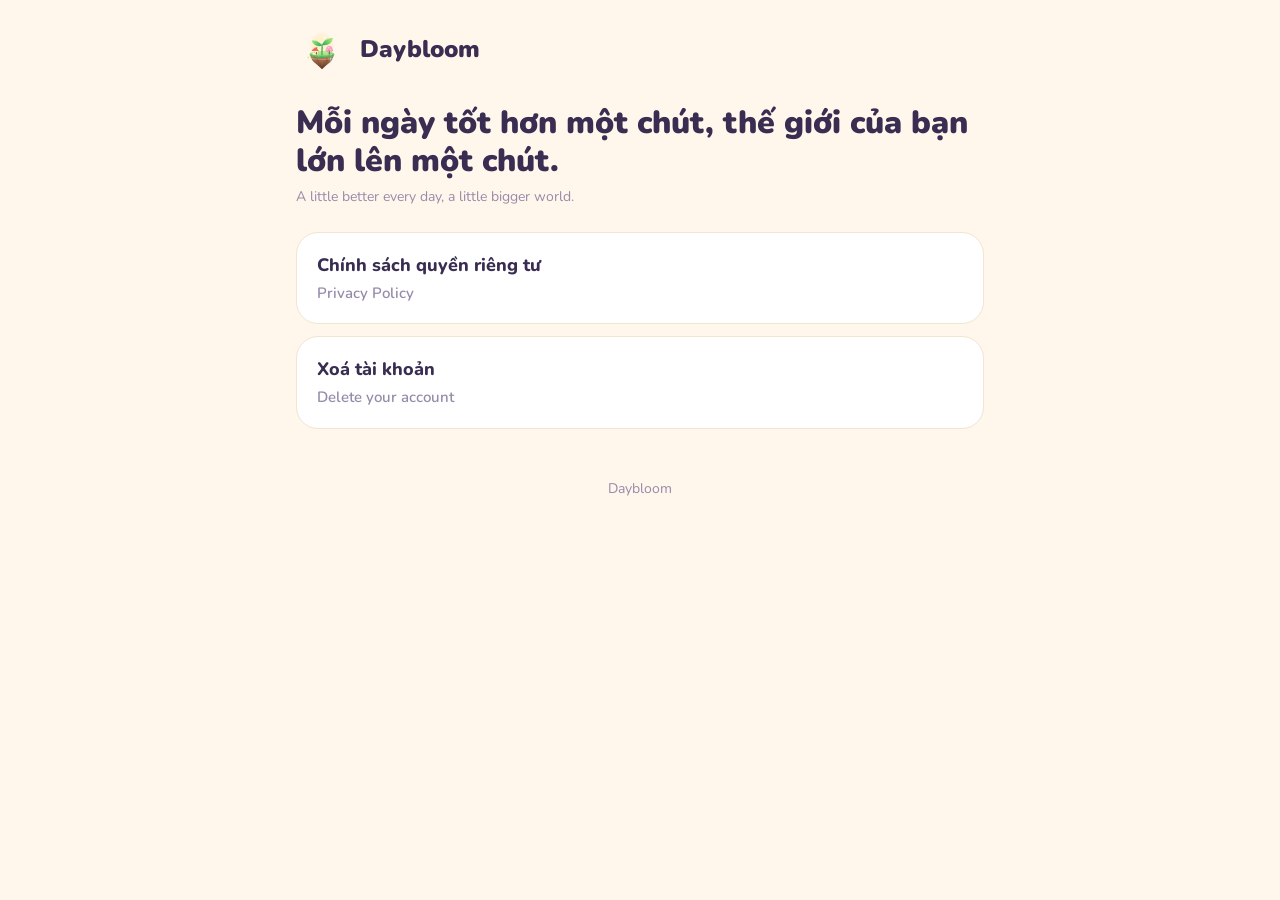
<file: index.html>
<!doctype html>
<html lang="vi">
<head>
  <meta charset="utf-8" />
  <meta name="viewport" content="width=device-width, initial-scale=1" />
  <title>Daybloom</title>
  <meta name="description" content="Mỗi ngày tốt hơn một chút, thế giới của bạn lớn lên một chút. / A little better every day, a little bigger world." />
  <link rel="icon" href="logo.svg" />
  <link rel="preconnect" href="https://fonts.googleapis.com" />
  <link rel="preconnect" href="https://fonts.gstatic.com" crossorigin />
  <link href="https://fonts.googleapis.com/css2?family=Nunito:wght@600;700;800;900&amp;display=swap&amp;subset=vietnamese" rel="stylesheet" />
  <link rel="stylesheet" href="style.css" />
</head>
<body>
<div class="wrap">
  <header>
    <img src="logo.svg" alt="" />
    <a href="index.html">Daybloom</a>
  </header>
  <h1>Mỗi ngày tốt hơn một chút, thế giới của bạn lớn lên một chút.</h1>
  <p class="meta">A little better every day, a little bigger world.</p>
  <div class="links">
    <a href="privacy.html">Chính sách quyền riêng tư<span>Privacy Policy</span></a>
    <a href="delete-account.html">Xoá tài khoản<span>Delete your account</span></a>
  </div>
  <footer>Daybloom</footer>
</div>
</body>
</html>
</file>
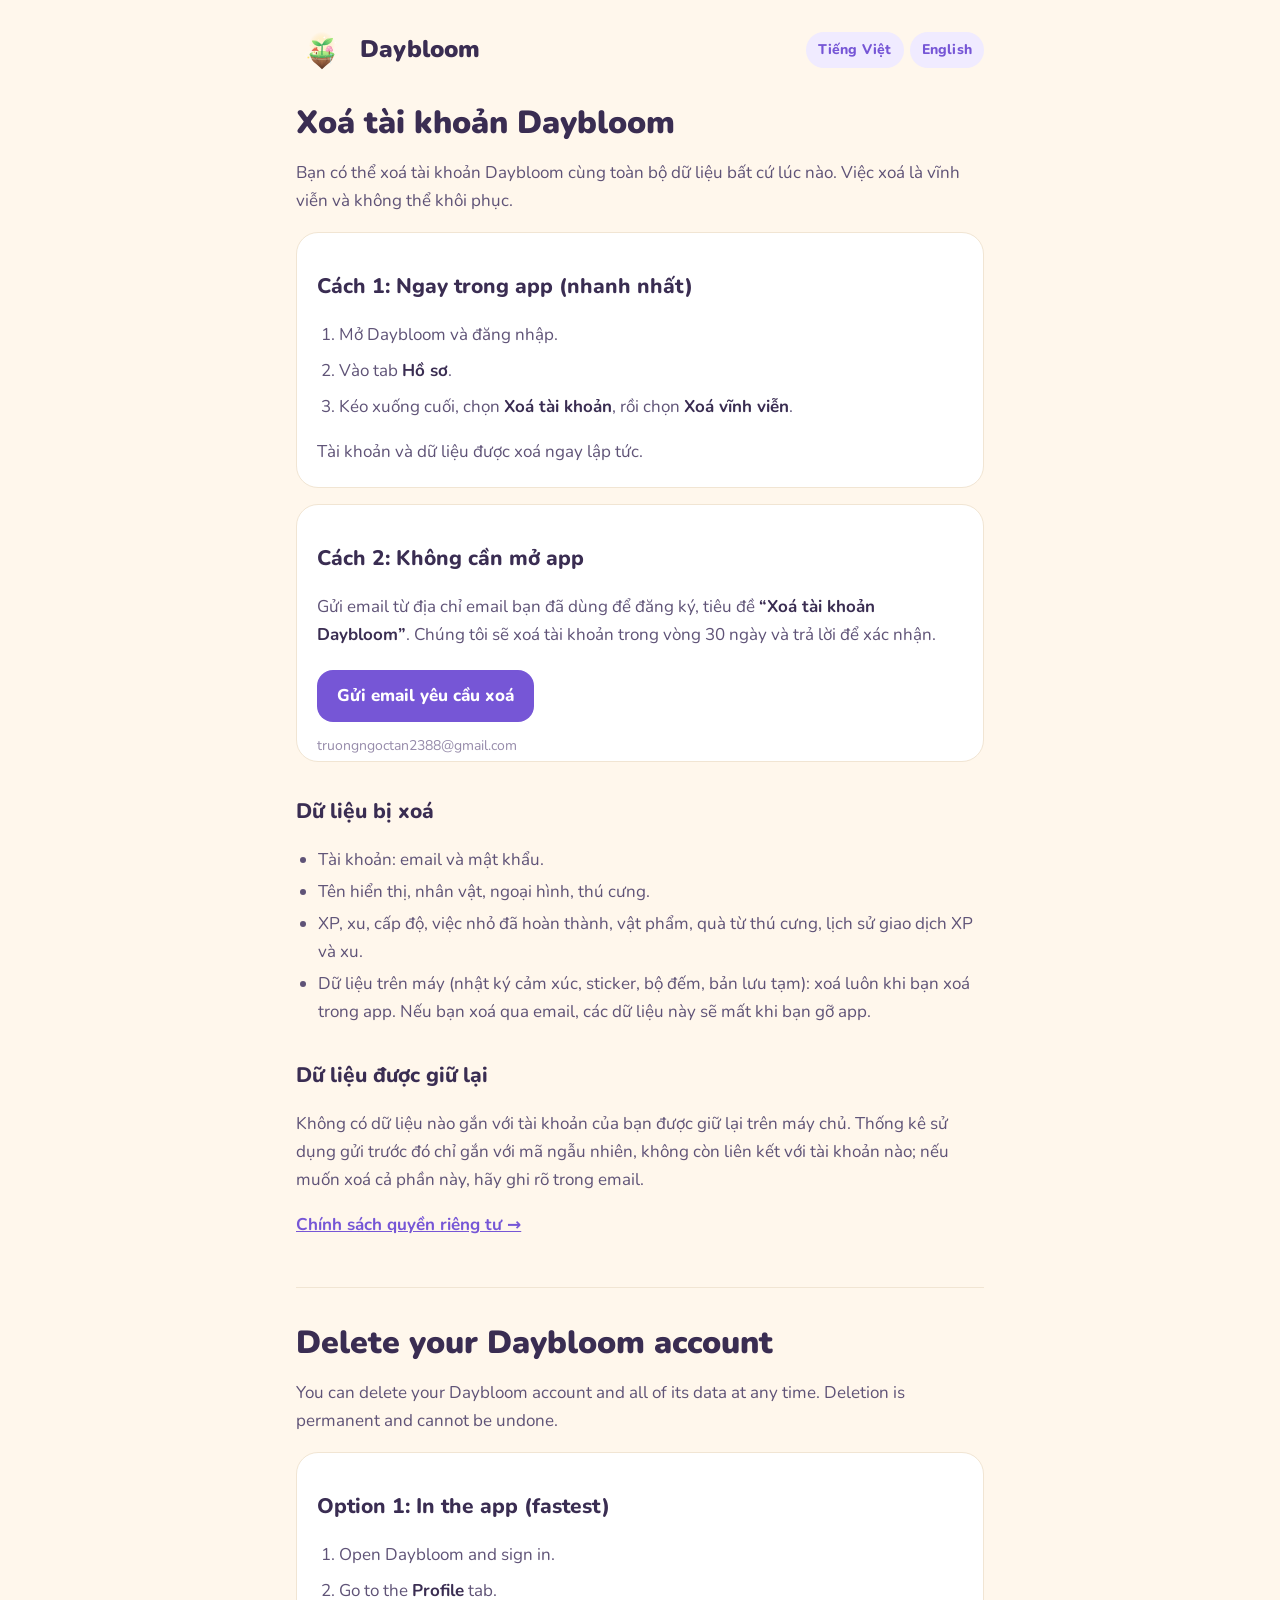
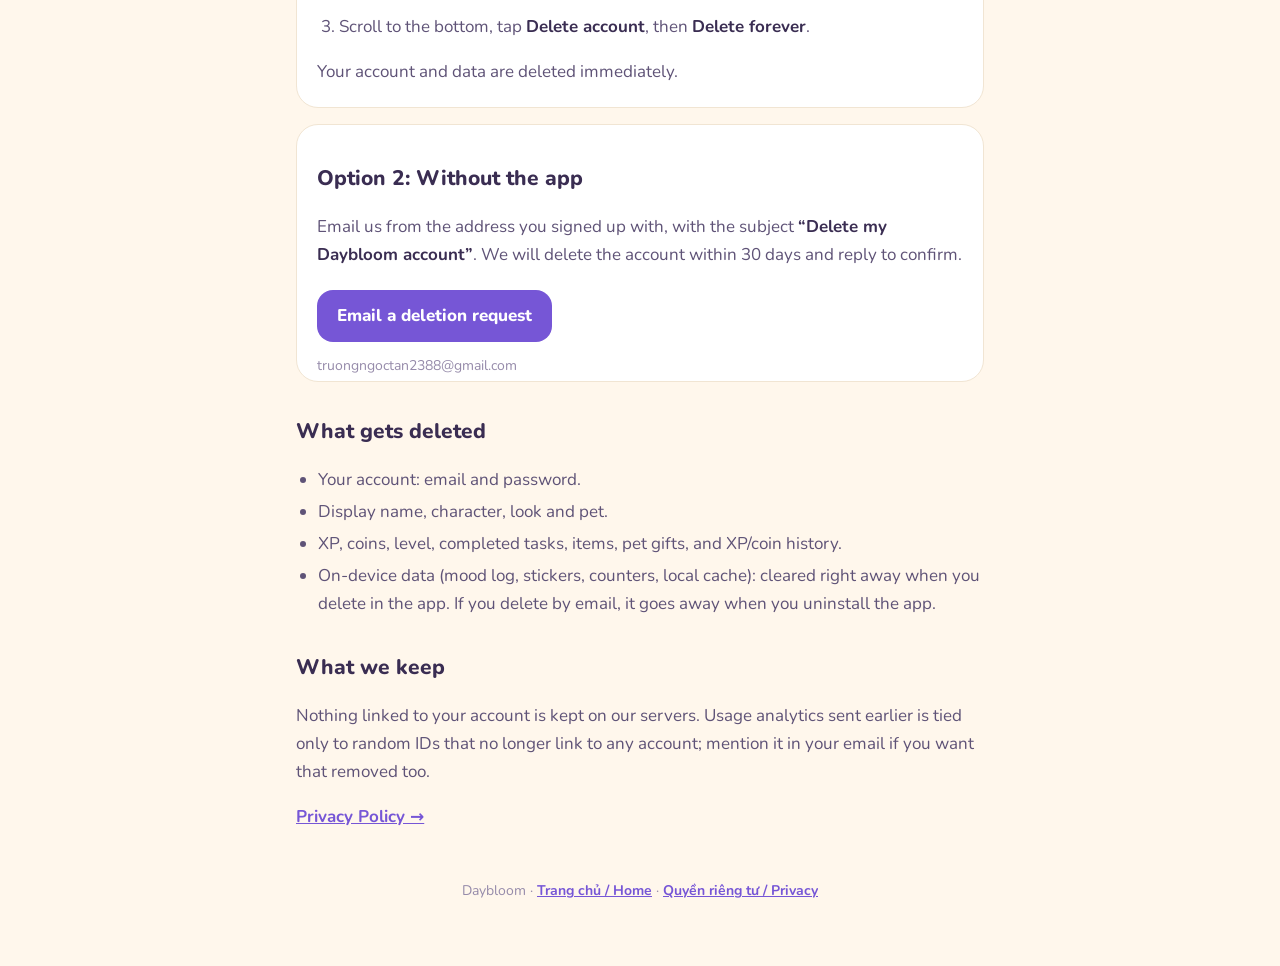
<file: delete-account.html>
<!doctype html>
<html lang="vi">
<head>
  <meta charset="utf-8" />
  <meta name="viewport" content="width=device-width, initial-scale=1" />
  <title>Xoá tài khoản · Daybloom</title>
  <meta name="description" content="Cách xoá tài khoản Daybloom và dữ liệu nào bị xoá. / How to delete your Daybloom account and what gets deleted." />
  <link rel="icon" href="logo.svg" />
  <link rel="preconnect" href="https://fonts.googleapis.com" />
  <link rel="preconnect" href="https://fonts.gstatic.com" crossorigin />
  <link href="https://fonts.googleapis.com/css2?family=Nunito:wght@600;700;800;900&amp;display=swap&amp;subset=vietnamese" rel="stylesheet" />
  <link rel="stylesheet" href="style.css" />
</head>
<body>
<div class="wrap">
  <header>
    <img src="logo.svg" alt="" />
    <a href="index.html">Daybloom</a>
    <nav class="langs"><a href="#vi" hreflang="vi">Tiếng Việt</a><a href="#en" hreflang="en">English</a></nav>
  </header>

  <!-- ───────────────────────── Tiếng Việt ───────────────────────── -->
  <section id="vi" lang="vi">
    <h1>Xoá tài khoản Daybloom</h1>
    <p>Bạn có thể xoá tài khoản Daybloom cùng toàn bộ dữ liệu bất cứ lúc nào. Việc xoá là vĩnh viễn và không thể khôi phục.</p>

    <div class="card">
      <h2>Cách 1: Ngay trong app (nhanh nhất)</h2>
      <ol class="steps">
        <li>Mở Daybloom và đăng nhập.</li>
        <li>Vào tab <strong>Hồ sơ</strong>.</li>
        <li>Kéo xuống cuối, chọn <strong>Xoá tài khoản</strong>, rồi chọn <strong>Xoá vĩnh viễn</strong>.</li>
      </ol>
      <p>Tài khoản và dữ liệu được xoá ngay lập tức.</p>
    </div>

    <div class="card">
      <h2>Cách 2: Không cần mở app</h2>
      <p>Gửi email từ địa chỉ email bạn đã dùng để đăng ký, tiêu đề <strong>“Xoá tài khoản Daybloom”</strong>. Chúng tôi sẽ xoá tài khoản trong vòng 30 ngày và trả lời để xác nhận.</p>
      <a class="btn" href="mailto:truongngoctan2388@gmail.com?subject=Xo%C3%A1%20t%C3%A0i%20kho%E1%BA%A3n%20Daybloom">Gửi email yêu cầu xoá</a>
      <p class="meta">truongngoctan2388@gmail.com</p>
    </div>

    <h2>Dữ liệu bị xoá</h2>
    <ul>
      <li>Tài khoản: email và mật khẩu.</li>
      <li>Tên hiển thị, nhân vật, ngoại hình, thú cưng.</li>
      <li>XP, xu, cấp độ, việc nhỏ đã hoàn thành, vật phẩm, quà từ thú cưng, lịch sử giao dịch XP và xu.</li>
      <li>Dữ liệu trên máy (nhật ký cảm xúc, sticker, bộ đếm, bản lưu tạm): xoá luôn khi bạn xoá trong app. Nếu bạn xoá qua email, các dữ liệu này sẽ mất khi bạn gỡ app.</li>
    </ul>

    <h2>Dữ liệu được giữ lại</h2>
    <p>Không có dữ liệu nào gắn với tài khoản của bạn được giữ lại trên máy chủ. Thống kê sử dụng gửi trước đó chỉ gắn với mã ngẫu nhiên, không còn liên kết với tài khoản nào; nếu muốn xoá cả phần này, hãy ghi rõ trong email.</p>
    <p><a href="privacy.html">Chính sách quyền riêng tư →</a></p>
  </section>

  <!-- ───────────────────────── English ───────────────────────── -->
  <section id="en" lang="en">
    <h1>Delete your Daybloom account</h1>
    <p>You can delete your Daybloom account and all of its data at any time. Deletion is permanent and cannot be undone.</p>

    <div class="card">
      <h2>Option 1: In the app (fastest)</h2>
      <ol class="steps">
        <li>Open Daybloom and sign in.</li>
        <li>Go to the <strong>Profile</strong> tab.</li>
        <li>Scroll to the bottom, tap <strong>Delete account</strong>, then <strong>Delete forever</strong>.</li>
      </ol>
      <p>Your account and data are deleted immediately.</p>
    </div>

    <div class="card">
      <h2>Option 2: Without the app</h2>
      <p>Email us from the address you signed up with, with the subject <strong>“Delete my Daybloom account”</strong>. We will delete the account within 30 days and reply to confirm.</p>
      <a class="btn" href="mailto:truongngoctan2388@gmail.com?subject=Delete%20my%20Daybloom%20account">Email a deletion request</a>
      <p class="meta">truongngoctan2388@gmail.com</p>
    </div>

    <h2>What gets deleted</h2>
    <ul>
      <li>Your account: email and password.</li>
      <li>Display name, character, look and pet.</li>
      <li>XP, coins, level, completed tasks, items, pet gifts, and XP/coin history.</li>
      <li>On-device data (mood log, stickers, counters, local cache): cleared right away when you delete in the app. If you delete by email, it goes away when you uninstall the app.</li>
    </ul>

    <h2>What we keep</h2>
    <p>Nothing linked to your account is kept on our servers. Usage analytics sent earlier is tied only to random IDs that no longer link to any account; mention it in your email if you want that removed too.</p>
    <p><a href="privacy.html#en">Privacy Policy →</a></p>
  </section>

  <footer>Daybloom · <a href="index.html">Trang chủ / Home</a> · <a href="privacy.html">Quyền riêng tư / Privacy</a></footer>
</div>
</body>
</html>
</file>
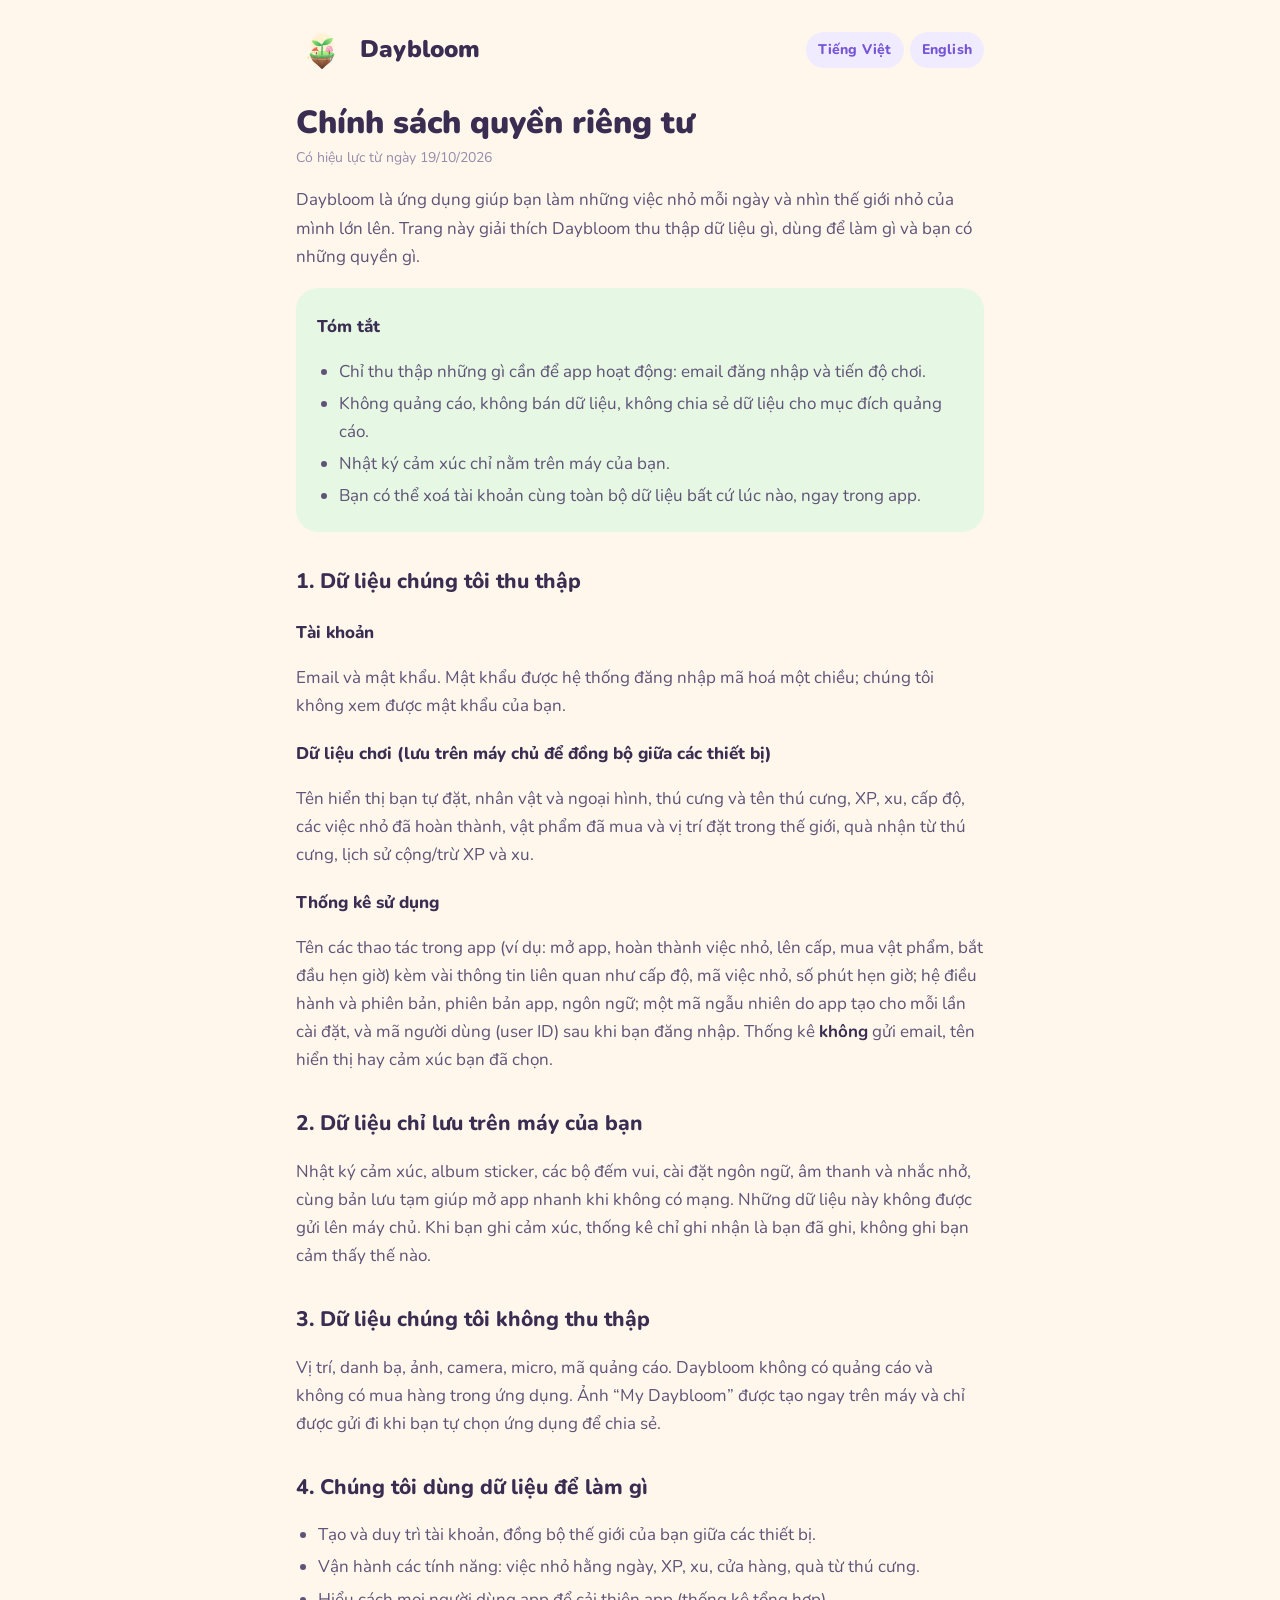
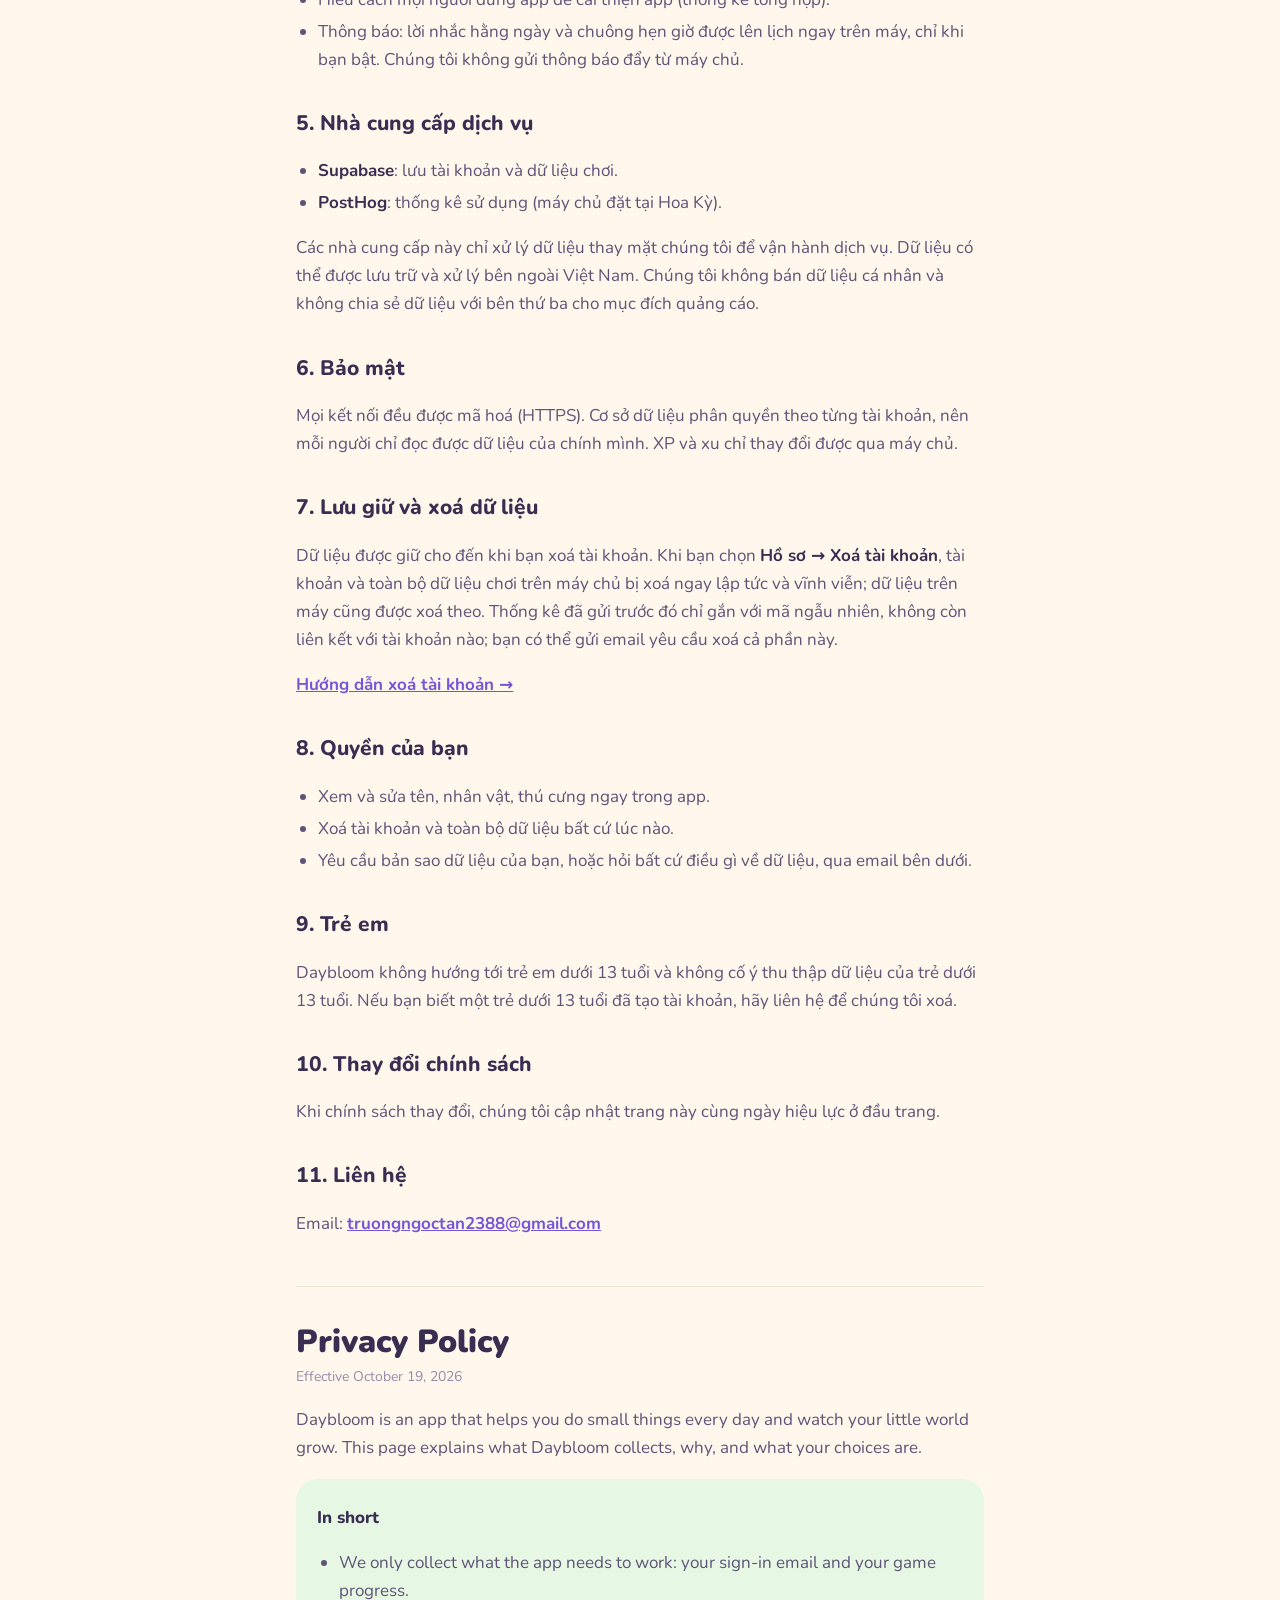
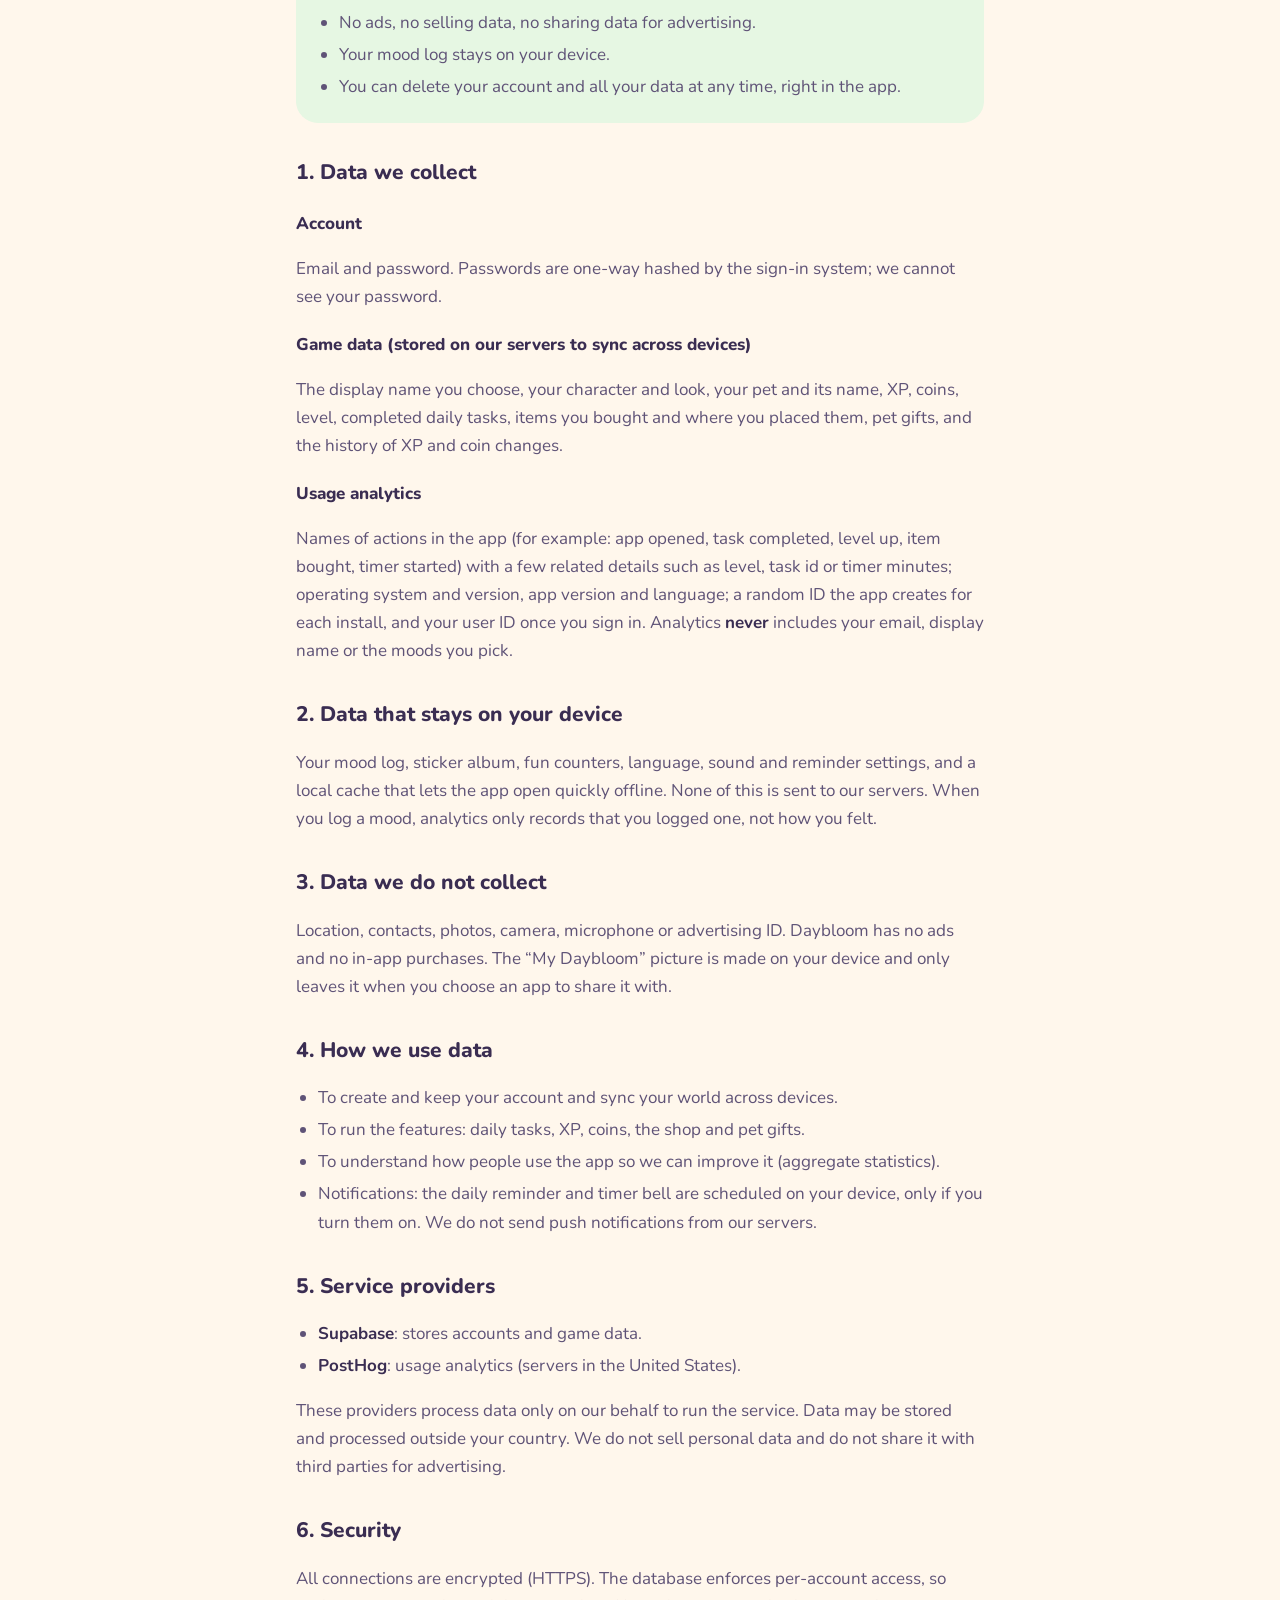
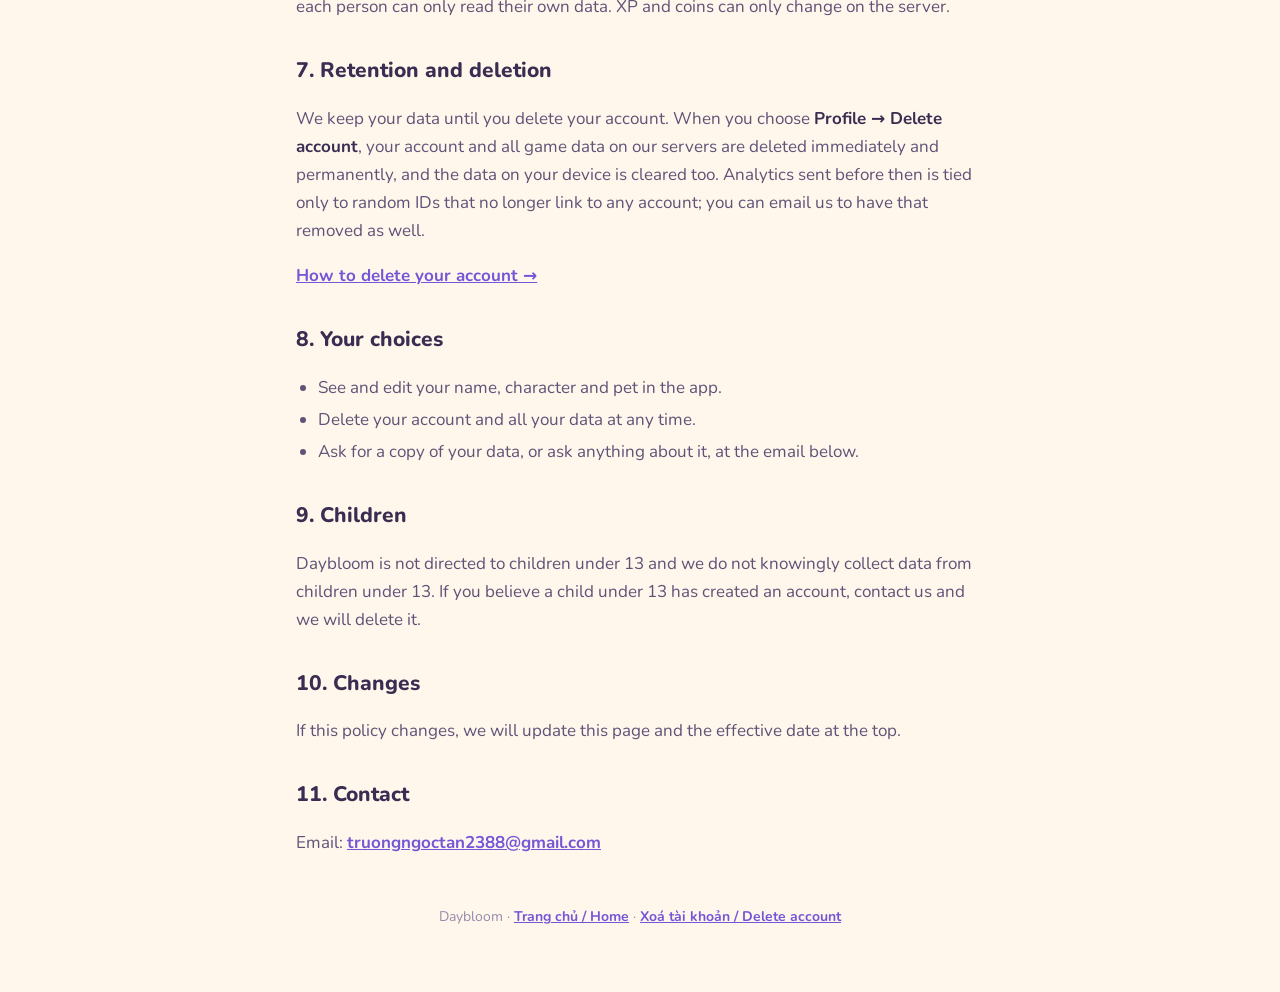
<file: privacy.html>
<!doctype html>
<html lang="vi">
<head>
  <meta charset="utf-8" />
  <meta name="viewport" content="width=device-width, initial-scale=1" />
  <title>Chính sách quyền riêng tư · Daybloom</title>
  <meta name="description" content="Daybloom thu thập dữ liệu gì, dùng để làm gì và cách xoá tài khoản. / What Daybloom collects, why, and how to delete your account." />
  <link rel="icon" href="logo.svg" />
  <link rel="preconnect" href="https://fonts.googleapis.com" />
  <link rel="preconnect" href="https://fonts.gstatic.com" crossorigin />
  <link href="https://fonts.googleapis.com/css2?family=Nunito:wght@600;700;800;900&amp;display=swap&amp;subset=vietnamese" rel="stylesheet" />
  <link rel="stylesheet" href="style.css" />
</head>
<body>
<div class="wrap">
  <header>
    <img src="logo.svg" alt="" />
    <a href="index.html">Daybloom</a>
    <nav class="langs"><a href="#vi" hreflang="vi">Tiếng Việt</a><a href="#en" hreflang="en">English</a></nav>
  </header>

  <!-- ───────────────────────── Tiếng Việt ───────────────────────── -->
  <section id="vi" lang="vi">
    <h1>Chính sách quyền riêng tư</h1>
    <p class="meta">Có hiệu lực từ ngày 19/10/2026</p>

    <p>Daybloom là ứng dụng giúp bạn làm những việc nhỏ mỗi ngày và nhìn thế giới nhỏ của mình lớn lên. Trang này giải thích Daybloom thu thập dữ liệu gì, dùng để làm gì và bạn có những quyền gì.</p>

    <div class="card summary">
      <h3>Tóm tắt</h3>
      <ul>
        <li>Chỉ thu thập những gì cần để app hoạt động: email đăng nhập và tiến độ chơi.</li>
        <li>Không quảng cáo, không bán dữ liệu, không chia sẻ dữ liệu cho mục đích quảng cáo.</li>
        <li>Nhật ký cảm xúc chỉ nằm trên máy của bạn.</li>
        <li>Bạn có thể xoá tài khoản cùng toàn bộ dữ liệu bất cứ lúc nào, ngay trong app.</li>
      </ul>
    </div>

    <h2>1. Dữ liệu chúng tôi thu thập</h2>
    <h3>Tài khoản</h3>
    <p>Email và mật khẩu. Mật khẩu được hệ thống đăng nhập mã hoá một chiều; chúng tôi không xem được mật khẩu của bạn.</p>
    <h3>Dữ liệu chơi (lưu trên máy chủ để đồng bộ giữa các thiết bị)</h3>
    <p>Tên hiển thị bạn tự đặt, nhân vật và ngoại hình, thú cưng và tên thú cưng, XP, xu, cấp độ, các việc nhỏ đã hoàn thành, vật phẩm đã mua và vị trí đặt trong thế giới, quà nhận từ thú cưng, lịch sử cộng/trừ XP và xu.</p>
    <h3>Thống kê sử dụng</h3>
    <p>Tên các thao tác trong app (ví dụ: mở app, hoàn thành việc nhỏ, lên cấp, mua vật phẩm, bắt đầu hẹn giờ) kèm vài thông tin liên quan như cấp độ, mã việc nhỏ, số phút hẹn giờ; hệ điều hành và phiên bản, phiên bản app, ngôn ngữ; một mã ngẫu nhiên do app tạo cho mỗi lần cài đặt, và mã người dùng (user ID) sau khi bạn đăng nhập. Thống kê <strong>không</strong> gửi email, tên hiển thị hay cảm xúc bạn đã chọn.</p>

    <h2>2. Dữ liệu chỉ lưu trên máy của bạn</h2>
    <p>Nhật ký cảm xúc, album sticker, các bộ đếm vui, cài đặt ngôn ngữ, âm thanh và nhắc nhở, cùng bản lưu tạm giúp mở app nhanh khi không có mạng. Những dữ liệu này không được gửi lên máy chủ. Khi bạn ghi cảm xúc, thống kê chỉ ghi nhận là bạn đã ghi, không ghi bạn cảm thấy thế nào.</p>

    <h2>3. Dữ liệu chúng tôi không thu thập</h2>
    <p>Vị trí, danh bạ, ảnh, camera, micro, mã quảng cáo. Daybloom không có quảng cáo và không có mua hàng trong ứng dụng. Ảnh “My Daybloom” được tạo ngay trên máy và chỉ được gửi đi khi bạn tự chọn ứng dụng để chia sẻ.</p>

    <h2>4. Chúng tôi dùng dữ liệu để làm gì</h2>
    <ul>
      <li>Tạo và duy trì tài khoản, đồng bộ thế giới của bạn giữa các thiết bị.</li>
      <li>Vận hành các tính năng: việc nhỏ hằng ngày, XP, xu, cửa hàng, quà từ thú cưng.</li>
      <li>Hiểu cách mọi người dùng app để cải thiện app (thống kê tổng hợp).</li>
      <li>Thông báo: lời nhắc hằng ngày và chuông hẹn giờ được lên lịch ngay trên máy, chỉ khi bạn bật. Chúng tôi không gửi thông báo đẩy từ máy chủ.</li>
    </ul>

    <h2>5. Nhà cung cấp dịch vụ</h2>
    <ul>
      <li><strong>Supabase</strong>: lưu tài khoản và dữ liệu chơi.</li>
      <li><strong>PostHog</strong>: thống kê sử dụng (máy chủ đặt tại Hoa Kỳ).</li>
    </ul>
    <p>Các nhà cung cấp này chỉ xử lý dữ liệu thay mặt chúng tôi để vận hành dịch vụ. Dữ liệu có thể được lưu trữ và xử lý bên ngoài Việt Nam. Chúng tôi không bán dữ liệu cá nhân và không chia sẻ dữ liệu với bên thứ ba cho mục đích quảng cáo.</p>

    <h2>6. Bảo mật</h2>
    <p>Mọi kết nối đều được mã hoá (HTTPS). Cơ sở dữ liệu phân quyền theo từng tài khoản, nên mỗi người chỉ đọc được dữ liệu của chính mình. XP và xu chỉ thay đổi được qua máy chủ.</p>

    <h2>7. Lưu giữ và xoá dữ liệu</h2>
    <p>Dữ liệu được giữ cho đến khi bạn xoá tài khoản. Khi bạn chọn <strong>Hồ sơ → Xoá tài khoản</strong>, tài khoản và toàn bộ dữ liệu chơi trên máy chủ bị xoá ngay lập tức và vĩnh viễn; dữ liệu trên máy cũng được xoá theo. Thống kê đã gửi trước đó chỉ gắn với mã ngẫu nhiên, không còn liên kết với tài khoản nào; bạn có thể gửi email yêu cầu xoá cả phần này.</p>
    <p><a href="delete-account.html">Hướng dẫn xoá tài khoản →</a></p>

    <h2>8. Quyền của bạn</h2>
    <ul>
      <li>Xem và sửa tên, nhân vật, thú cưng ngay trong app.</li>
      <li>Xoá tài khoản và toàn bộ dữ liệu bất cứ lúc nào.</li>
      <li>Yêu cầu bản sao dữ liệu của bạn, hoặc hỏi bất cứ điều gì về dữ liệu, qua email bên dưới.</li>
    </ul>

    <h2>9. Trẻ em</h2>
    <p>Daybloom không hướng tới trẻ em dưới 13 tuổi và không cố ý thu thập dữ liệu của trẻ dưới 13 tuổi. Nếu bạn biết một trẻ dưới 13 tuổi đã tạo tài khoản, hãy liên hệ để chúng tôi xoá.</p>

    <h2>10. Thay đổi chính sách</h2>
    <p>Khi chính sách thay đổi, chúng tôi cập nhật trang này cùng ngày hiệu lực ở đầu trang.</p>

    <h2>11. Liên hệ</h2>
    <p>Email: <a href="mailto:truongngoctan2388@gmail.com">truongngoctan2388@gmail.com</a></p>
  </section>

  <!-- ───────────────────────── English ───────────────────────── -->
  <section id="en" lang="en">
    <h1>Privacy Policy</h1>
    <p class="meta">Effective October 19, 2026</p>

    <p>Daybloom is an app that helps you do small things every day and watch your little world grow. This page explains what Daybloom collects, why, and what your choices are.</p>

    <div class="card summary">
      <h3>In short</h3>
      <ul>
        <li>We only collect what the app needs to work: your sign-in email and your game progress.</li>
        <li>No ads, no selling data, no sharing data for advertising.</li>
        <li>Your mood log stays on your device.</li>
        <li>You can delete your account and all your data at any time, right in the app.</li>
      </ul>
    </div>

    <h2>1. Data we collect</h2>
    <h3>Account</h3>
    <p>Email and password. Passwords are one-way hashed by the sign-in system; we cannot see your password.</p>
    <h3>Game data (stored on our servers to sync across devices)</h3>
    <p>The display name you choose, your character and look, your pet and its name, XP, coins, level, completed daily tasks, items you bought and where you placed them, pet gifts, and the history of XP and coin changes.</p>
    <h3>Usage analytics</h3>
    <p>Names of actions in the app (for example: app opened, task completed, level up, item bought, timer started) with a few related details such as level, task id or timer minutes; operating system and version, app version and language; a random ID the app creates for each install, and your user ID once you sign in. Analytics <strong>never</strong> includes your email, display name or the moods you pick.</p>

    <h2>2. Data that stays on your device</h2>
    <p>Your mood log, sticker album, fun counters, language, sound and reminder settings, and a local cache that lets the app open quickly offline. None of this is sent to our servers. When you log a mood, analytics only records that you logged one, not how you felt.</p>

    <h2>3. Data we do not collect</h2>
    <p>Location, contacts, photos, camera, microphone or advertising ID. Daybloom has no ads and no in-app purchases. The “My Daybloom” picture is made on your device and only leaves it when you choose an app to share it with.</p>

    <h2>4. How we use data</h2>
    <ul>
      <li>To create and keep your account and sync your world across devices.</li>
      <li>To run the features: daily tasks, XP, coins, the shop and pet gifts.</li>
      <li>To understand how people use the app so we can improve it (aggregate statistics).</li>
      <li>Notifications: the daily reminder and timer bell are scheduled on your device, only if you turn them on. We do not send push notifications from our servers.</li>
    </ul>

    <h2>5. Service providers</h2>
    <ul>
      <li><strong>Supabase</strong>: stores accounts and game data.</li>
      <li><strong>PostHog</strong>: usage analytics (servers in the United States).</li>
    </ul>
    <p>These providers process data only on our behalf to run the service. Data may be stored and processed outside your country. We do not sell personal data and do not share it with third parties for advertising.</p>

    <h2>6. Security</h2>
    <p>All connections are encrypted (HTTPS). The database enforces per-account access, so each person can only read their own data. XP and coins can only change on the server.</p>

    <h2>7. Retention and deletion</h2>
    <p>We keep your data until you delete your account. When you choose <strong>Profile → Delete account</strong>, your account and all game data on our servers are deleted immediately and permanently, and the data on your device is cleared too. Analytics sent before then is tied only to random IDs that no longer link to any account; you can email us to have that removed as well.</p>
    <p><a href="delete-account.html#en">How to delete your account →</a></p>

    <h2>8. Your choices</h2>
    <ul>
      <li>See and edit your name, character and pet in the app.</li>
      <li>Delete your account and all your data at any time.</li>
      <li>Ask for a copy of your data, or ask anything about it, at the email below.</li>
    </ul>

    <h2>9. Children</h2>
    <p>Daybloom is not directed to children under 13 and we do not knowingly collect data from children under 13. If you believe a child under 13 has created an account, contact us and we will delete it.</p>

    <h2>10. Changes</h2>
    <p>If this policy changes, we will update this page and the effective date at the top.</p>

    <h2>11. Contact</h2>
    <p>Email: <a href="mailto:truongngoctan2388@gmail.com">truongngoctan2388@gmail.com</a></p>
  </section>

  <footer>Daybloom · <a href="index.html">Trang chủ / Home</a> · <a href="delete-account.html">Xoá tài khoản / Delete account</a></footer>
</div>
</body>
</html>
</file>
<file: style.css>
/* Trang tĩnh của Daybloom — cùng bảng màu với src/components/ui.tsx */
:root {
  --bg: #fff7ec;
  --card: #ffffff;
  --ink: #3a2d52;
  --ink-soft: #5f5377;
  --muted: #968baa;
  --line: #f1e5d3;
  --primary: #7656d6;
  --primary-soft: #f0ebff;
  --leaf-soft: #e6f7e3;
  --danger: #e5536b;
  --night: #2a2168;
}
@media (prefers-color-scheme: dark) {
  :root {
    --bg: #1d1747;
    --card: #2a2168;
    --ink: #f4efff;
    --ink-soft: #d6cdef;
    --muted: #a99fcb;
    --line: #3b3182;
    --primary: #b9a5ff;
    --primary-soft: #362b85;
    --leaf-soft: #23485a;
    --danger: #ff8fa3;
  }
}
* { box-sizing: border-box; }
html { scroll-behavior: smooth; }
body {
  margin: 0;
  background: var(--bg);
  color: var(--ink);
  font: 17px/1.65 'Nunito', system-ui, -apple-system, 'Segoe UI', Roboto, sans-serif;
  -webkit-text-size-adjust: 100%;
}
.wrap { max-width: 720px; margin: 0 auto; padding: 24px 16px 64px; }
header { display: flex; align-items: center; gap: 12px; margin-bottom: 8px; }
header img { width: 52px; height: 52px; }
header a { color: inherit; text-decoration: none; font-weight: 900; font-size: 24px; letter-spacing: 0.2px; }
.langs { margin-left: auto; display: flex; gap: 6px; }
.langs a {
  font-weight: 800; font-size: 14px; text-decoration: none; color: var(--primary);
  background: var(--primary-soft); padding: 6px 12px; border-radius: 999px;
}
h1 { font-weight: 900; font-size: 32px; line-height: 1.2; margin: 28px 0 4px; }
h2 { font-weight: 800; font-size: 21px; margin: 32px 0 8px; }
h3 { font-weight: 800; font-size: 17px; margin: 20px 0 4px; }
p, li { color: var(--ink-soft); }
strong { color: var(--ink); }
a { color: var(--primary); font-weight: 700; }
ul, ol { padding-left: 22px; }
li { margin: 4px 0; }
.meta { color: var(--muted); font-size: 14px; margin: 0; }
.card {
  background: var(--card); border: 1.5px solid var(--line); border-radius: 22px;
  padding: 4px 20px; margin: 16px 0;
}
.summary { background: var(--leaf-soft); border-color: transparent; }
.steps li { margin: 8px 0; }
.btn {
  display: inline-block; background: var(--primary); color: #fff; text-decoration: none;
  font-weight: 800; padding: 12px 20px; border-radius: 16px; margin: 4px 0 12px;
}
@media (prefers-color-scheme: dark) { .btn { color: var(--night); } }
section + section { border-top: 1.5px solid var(--line); margin-top: 48px; padding-top: 8px; }
footer { color: var(--muted); font-size: 14px; margin-top: 48px; text-align: center; }
.links { display: grid; gap: 12px; margin-top: 24px; }
.links a {
  display: block; background: var(--card); border: 1.5px solid var(--line); border-radius: 22px;
  padding: 18px 20px; text-decoration: none; color: var(--ink); font-weight: 800; font-size: 18px;
}
.links a span { display: block; color: var(--muted); font-weight: 600; font-size: 15px; }
</file>
